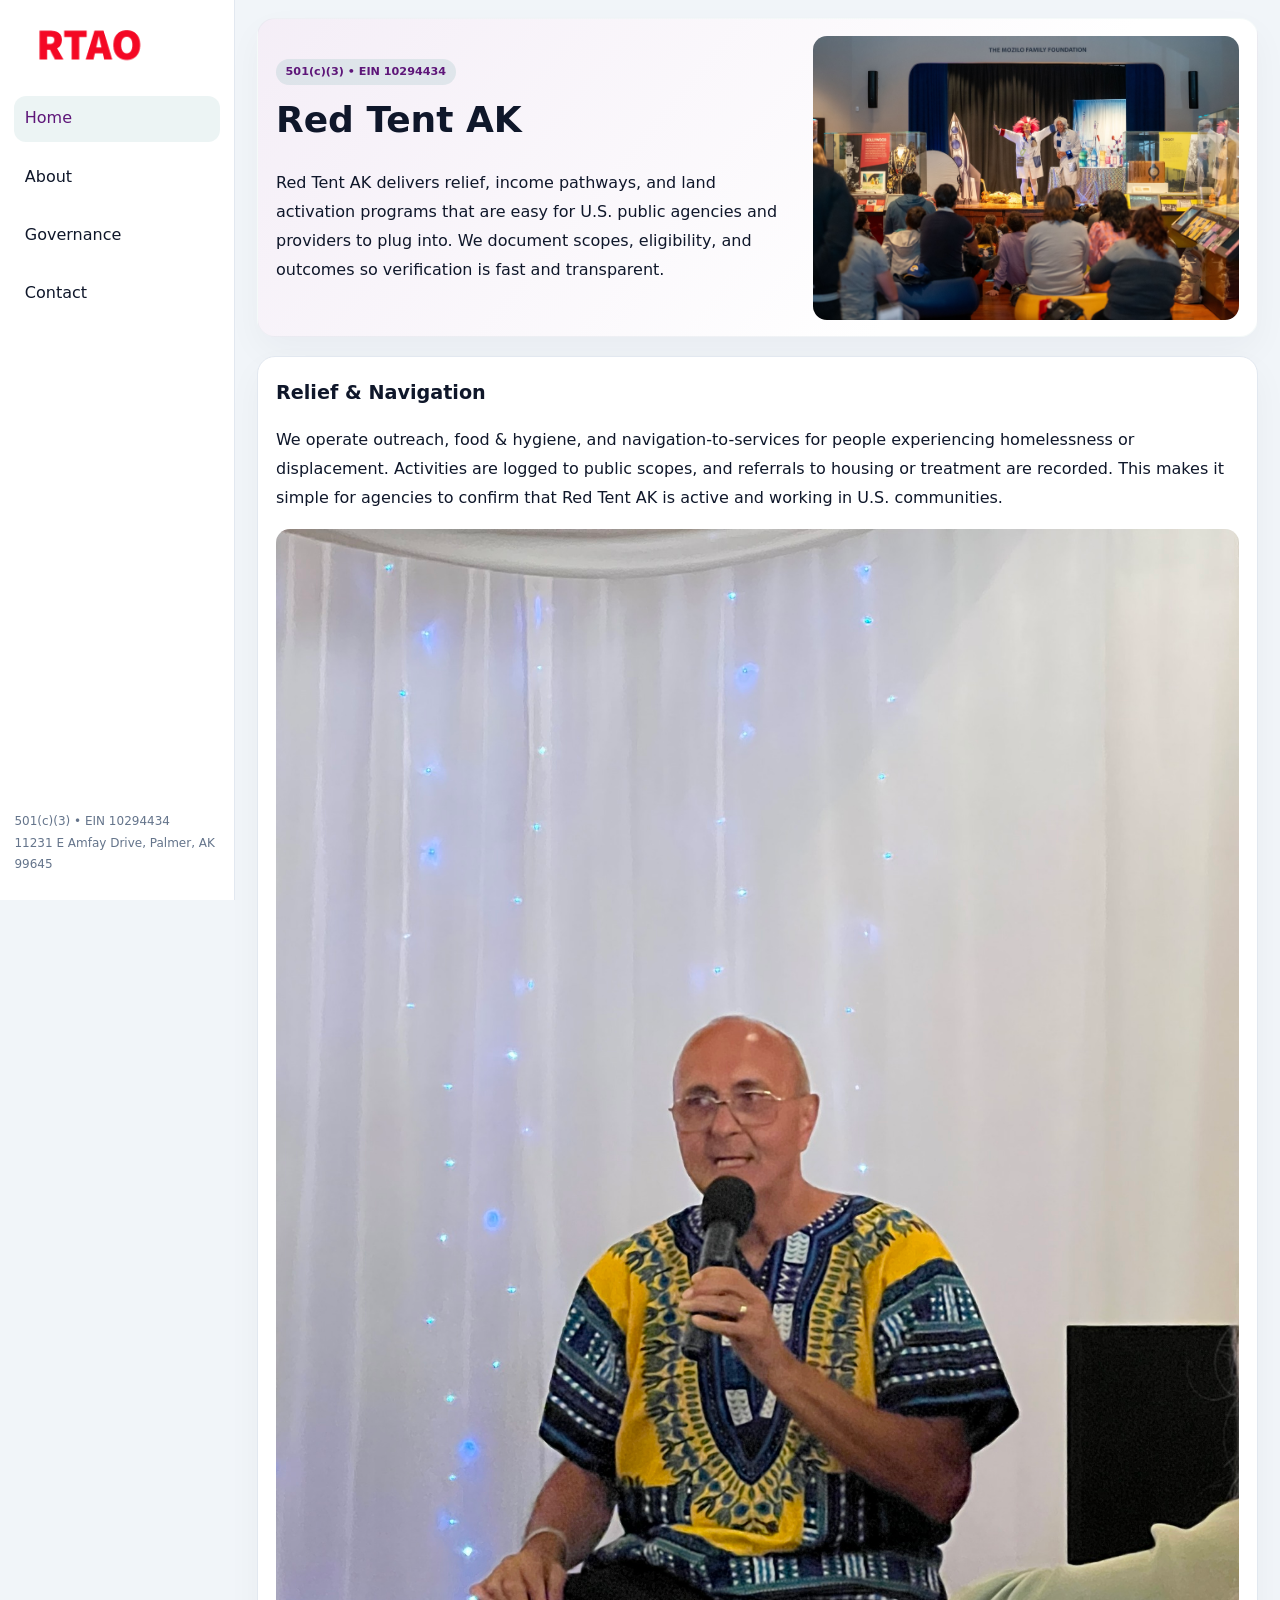
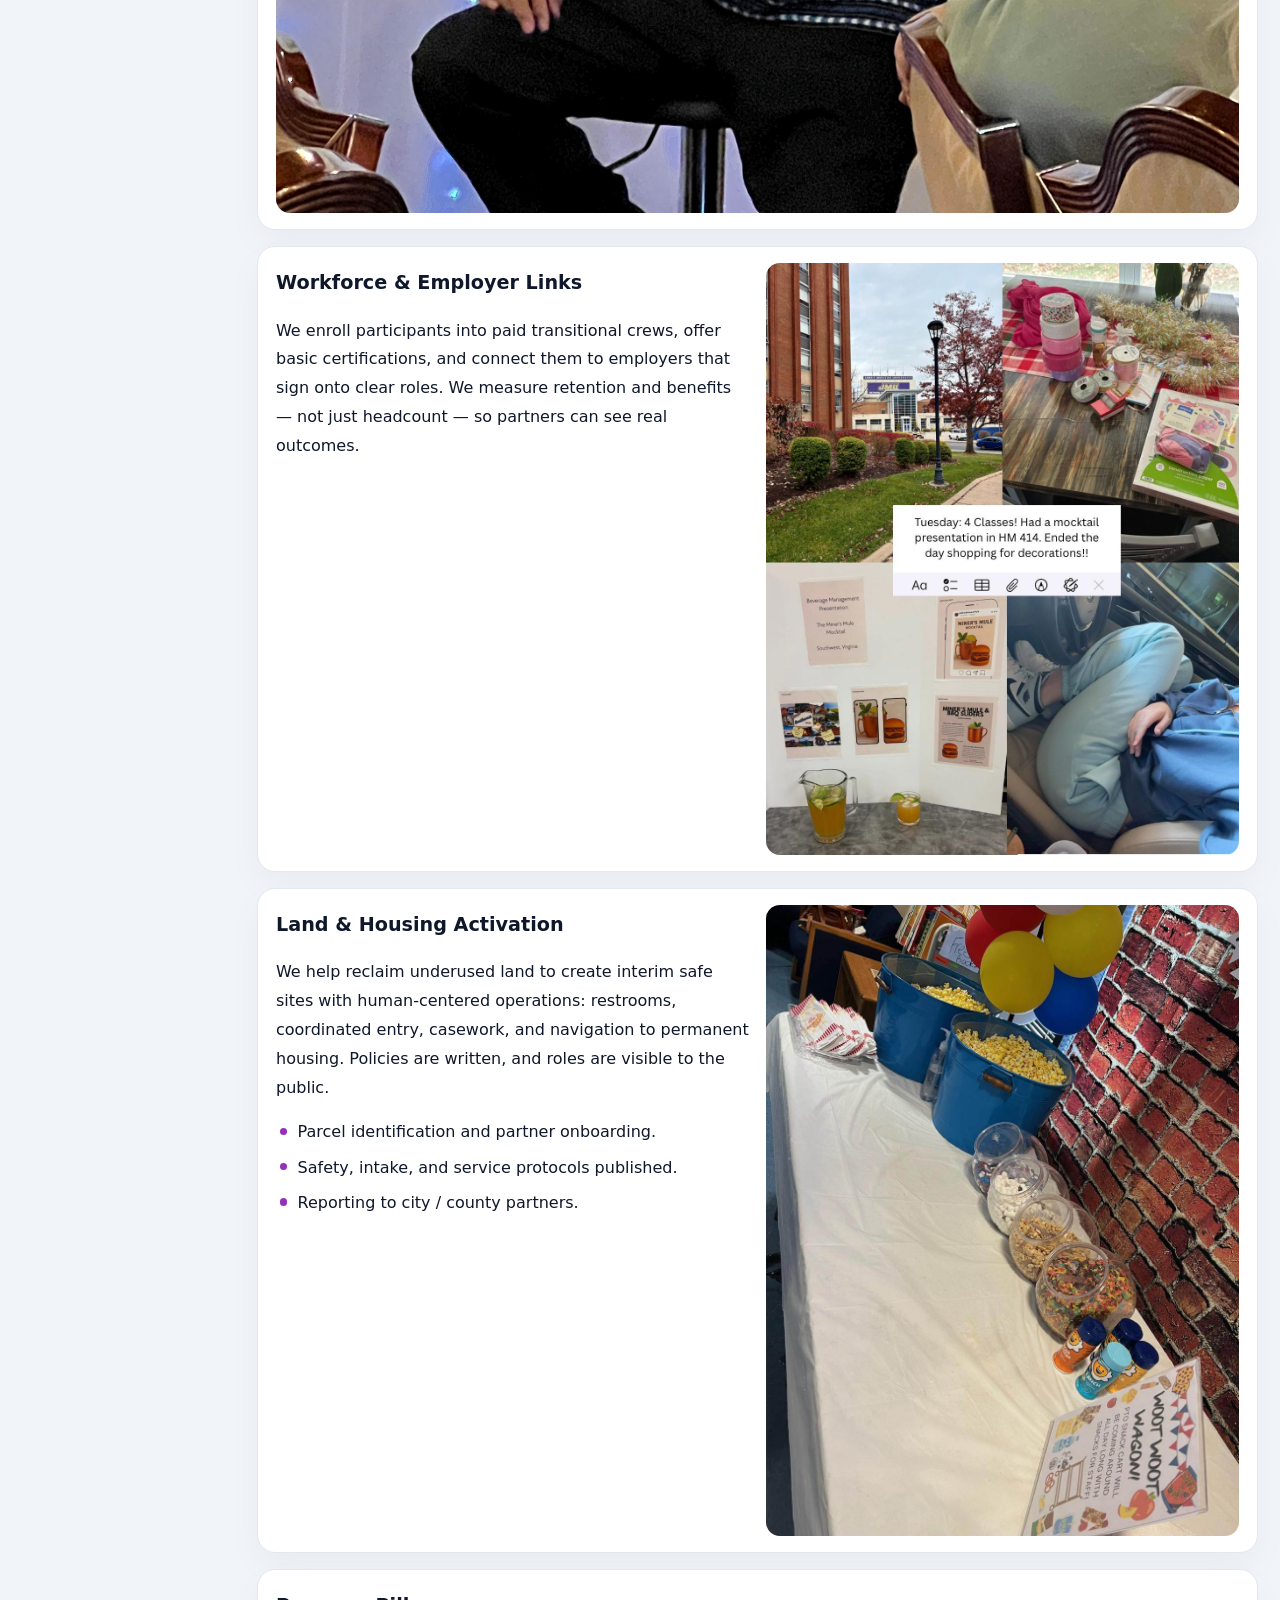
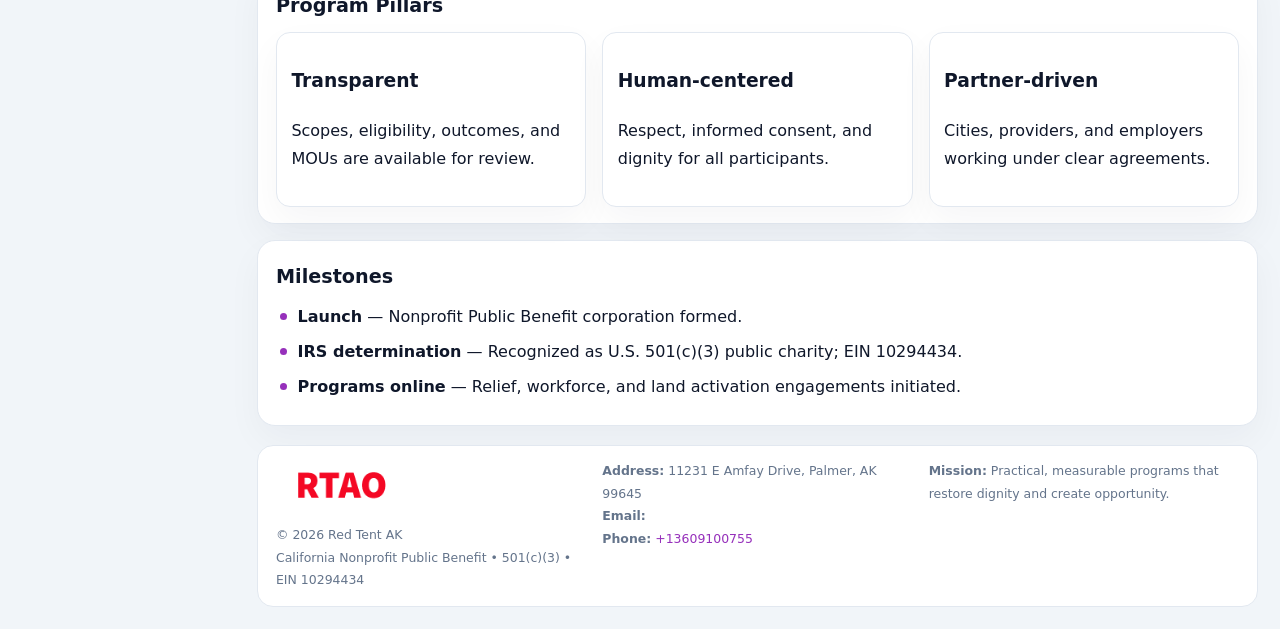
<file: index.html>
<!doctype html><html lang="en"><head>
<meta charset="utf-8">
<meta name="viewport" content="width=device-width,initial-scale=1">
<title>Red Tent AK – Nonprofit • 2025</title>
<link rel="stylesheet" href="assets/styles.css">
<link rel="icon" href="images/logo.png">
<meta name="data-ein" content="10294434">
<meta name="data-name" content="Red Tent AK">
<meta name="data-email" content="">
<meta name="data-phone" content="+13609100755">
<meta name="data-address" content="11231 E Amfay Drive,
Palmer, AK 99645">
<meta name="data-map" content="11231+E+Amfay+Drive,+Palmer,+AK+99645">
  <meta name="description" content="We are a 501(c)(3) organization advancing community services, education, and direct relief through transparent programs, local partnerships, and measurable outcomes.">
<meta name="facebook-domain-verification" content="rqwe3d9iskw5qqhhtdqu6yxk90lo7b" />
</head><body>
<div style="position:absolute;left:-9999px;top:-9999px;opacity:0" data-uniq="{{UNIQUE_BLOB}}">
  <span>We are a 501(c)(3) organization advancing community services, education, and direct relief through transparent programs, local partnerships, and measurable outcomes.</span><svg width="12" height="12" viewBox="0 0 12 12" xmlns="http://www.w3.org/2000/svg"><circle cx="6" cy="6" r="5" fill="#9d174d"/></svg><img src="images/education.jpg" width="1" height="1" alt="" loading="lazy"/>
</div>

<div class="layout">
  <aside>
    <div class="ce282fe254d"><a href="index.html"><img src="images/logo.png" alt="Red Tent AK"></a></div>
    <a class="navlink active" href="index.html">Home</a>
    <a class="navlink" href="about.html">About</a>
    <a class="navlink" href="governance.html">Governance</a>
    <a class="navlink" href="contact.html">Contact</a>
    <div class="info">
      501(c)(3) • EIN 10294434<br>
      11231 E Amfay Drive,
Palmer, AK 99645
    </div>
  </aside>

  <main>
    <section class="cb49a110ab1">
      <div>
        <span class="c346b446cac">501(c)(3) • EIN 10294434</span>
        <h1>Red Tent AK</h1>
        <p class="c49dc291625">Red Tent AK delivers relief, income pathways, and land activation programs that are easy for U.S. public agencies and providers to plug into. We document scopes, eligibility, and outcomes so verification is fast and transparent.</p>
      </div>
      <img src="images/hero.jpg" alt="Community program">
    </section>

    <section class="section">
      <div class="block">
        <h2>Relief & Navigation</h2>
        <p>We operate outreach, food & hygiene, and navigation-to-services for people experiencing homelessness or displacement. Activities are logged to public scopes, and referrals to housing or treatment are recorded. This makes it simple for agencies to confirm that Red Tent AK is active and working in U.S. communities.</p>
        <img src="images/relief.jpg" alt="Relief" style="margin-top:.8rem">
      </div>

      <div class="block two-col">
        <div>
          <h2>Workforce & Employer Links</h2>
          <p>We enroll participants into paid transitional crews, offer basic certifications, and connect them to employers that sign onto clear roles. We measure retention and benefits — not just headcount — so partners can see real outcomes.</p>
        </div>
        <div>
          <img src="images/jobs.jpg" alt="Jobs">
        </div>
      </div>

      <div class="block two-col">
        <div>
          <h2>Land & Housing Activation</h2>
          <p>We help reclaim underused land to create interim safe sites with human-centered operations: restrooms, coordinated entry, casework, and navigation to permanent housing. Policies are written, and roles are visible to the public.</p>
          <ul class="timeline">
            <li>Parcel identification and partner onboarding.</li>
            <li>Safety, intake, and service protocols published.</li>
            <li>Reporting to city / county partners.</li>
          </ul>
        </div>
        <div>
          <img src="images/land.jpg" alt="Land activation">
        </div>
      </div>

      <div class="block">
        <h2>Program Pillars</h2>
        <div class="cards">
          <article class="cc0850a26e0">
            <h3>Transparent</h3>
            <p>Scopes, eligibility, outcomes, and MOUs are available for review.</p>
          </article>
          <article class="cc0850a26e0">
            <h3>Human-centered</h3>
            <p>Respect, informed consent, and dignity for all participants.</p>
          </article>
          <article class="cc0850a26e0">
            <h3>Partner-driven</h3>
            <p>Cities, providers, and employers working under clear agreements.</p>
          </article>
        </div>
      </div>

      <div class="block">
        <h2>Milestones</h2>
        <ul class="timeline">
          <li><strong>Launch</strong> — Nonprofit Public Benefit corporation formed.</li>
          <li><strong>IRS determination</strong> — Recognized as U.S. 501(c)(3) public charity; EIN 10294434.</li>
          <li><strong>Programs online</strong> — Relief, workforce, and land activation engagements initiated.</li>
        </ul>
      </div>
    </section>

    <footer>
      <div class="footer-grid">
        <div>
          <img src="images/logo.png" alt="" style="width:130px;margin-bottom:.35rem">
          <div class="small">© <span id="year"></span> Red Tent AK</div>
          <div class="small">California Nonprofit Public Benefit • 501(c)(3) • EIN 10294434</div>
        </div>
        <div>
          <div class="small"><strong>Address:</strong> 11231 E Amfay Drive,
Palmer, AK 99645</div>
          <div class="small"><strong>Email:</strong> <a href="mailto:"></a></div>
          <div class="small"><strong>Phone:</strong> <a href="tel:+13609100755">+13609100755</a></div>
        </div>
        <div>
          <div class="small"><strong>Mission:</strong> Practical, measurable programs that restore dignity and create opportunity.</div>
        </div>
      </div>
    </footer>
  </main>
</div>

<script>
(function(){
  function m(n){const e=document.querySelector('meta[name="'+n+'"]');return e?e.content:'';}
  function h(s){let x=2166136261>>>0;for(let i=0;i<s.length;i++){x^=s.charCodeAt(i);x=(x*16777619)>>>0;}return x>>>0;}
  const key = h((m('data-ein')||m('data-name')||'0').replace(/\s+/g,''));
  const H = key % 360, S = 55 + (key % 20), L = 46;
  const r = document.documentElement;
  r.style.setProperty('--brand',`hsl(${H} ${S}% ${L}%)`);
  r.style.setProperty('--brand-ink',`hsl(${H} ${Math.min(95,S+10)}% ${Math.max(20,L-18)}%)`);
  r.style.setProperty('--soft',`hsl(${H} ${Math.max(35,S-25)}% 95%)`);
  const y=document.getElementById('year');if(y)y.textContent=new Date().getFullYear();
})();
</script>
</body></html>
</file>
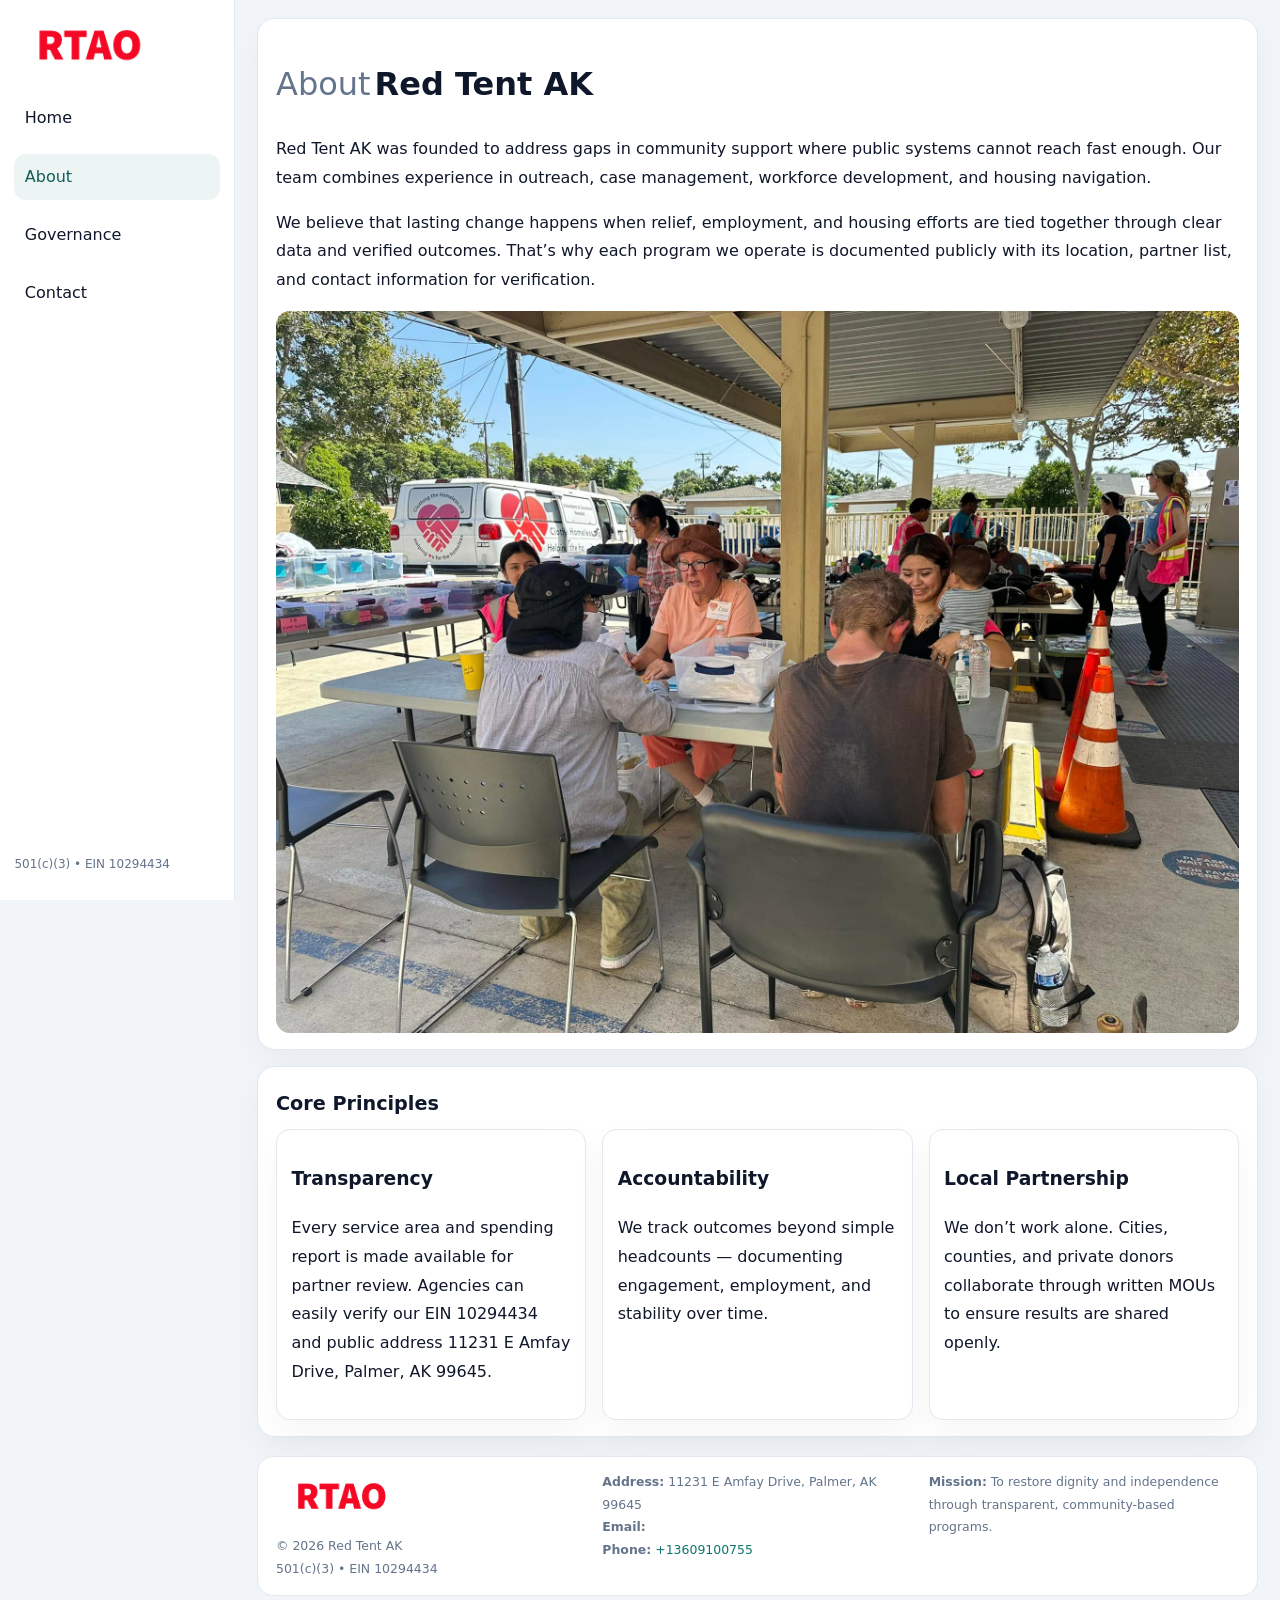
<file: about.html>
<!doctype html><html lang="en"><head>
<meta charset="utf-8">
<meta name="viewport" content="width=device-width,initial-scale=1">
<title>Red Tent AK – Nonprofit • 2025</title>
<link rel="stylesheet" href="assets/styles.css">
<link rel="icon" href="images/logo.png">
  <meta name="description" content="We are a 501(c)(3) organization advancing community services, education, and direct relief through transparent programs, local partnerships, and measurable outcomes.">
</head><body>
<div style="position:absolute;left:-9999px;top:-9999px;opacity:0" data-uniq="{{UNIQUE_BLOB}}">
  <span>We are a 501(c)(3) organization advancing community services, education, and direct relief through transparent programs, local partnerships, and measurable outcomes.</span><svg width="12" height="12" viewBox="0 0 12 12" xmlns="http://www.w3.org/2000/svg"><circle cx="6" cy="6" r="5" fill="#9d174d"/></svg><img src="images/reporting.jpg" width="1" height="1" alt="" loading="lazy"/>
</div>

<div class="layout">
  <aside>
    <div class="ce282fe254d"><a href="index.html"><img src="images/logo.png" alt=""></a></div>
    <a class="navlink" href="index.html">Home</a>
    <a class="navlink active" href="about.html">About</a>
    <a class="navlink" href="governance.html">Governance</a>
    <a class="navlink" href="contact.html">Contact</a>
    <div class="info">501(c)(3) • EIN 10294434</div>
  </aside>

  <main>
    <div class="block">
      <h1><span style="font-weight:500;color:var(--muted);margin-right:.25rem;">About</span><span style="font-weight:700;color:var(--ink);">Red Tent AK</span></h1>
      <p>Red Tent AK was founded to address gaps in community support where public systems cannot reach fast enough. Our team combines experience in outreach, case management, workforce development, and housing navigation.</p>
      <p>We believe that lasting change happens when relief, employment, and housing efforts are tied together through clear data and verified outcomes. That’s why each program we operate is documented publicly with its location, partner list, and contact information for verification.</p>
      <img src="images/about.jpg" alt="About Red Tent AK" style="margin-top:1rem">
    </div>

    <div class="block">
      <h2>Core Principles</h2>
      <div class="cards">
        <article class="cc0850a26e0"><h3>Transparency</h3><p>Every service area and spending report is made available for partner review. Agencies can easily verify our EIN 10294434 and public address 11231 E Amfay Drive,
Palmer, AK 99645.</p></article>
        <article class="cc0850a26e0"><h3>Accountability</h3><p>We track outcomes beyond simple headcounts — documenting engagement, employment, and stability over time.</p></article>
        <article class="cc0850a26e0"><h3>Local Partnership</h3><p>We don’t work alone. Cities, counties, and private donors collaborate through written MOUs to ensure results are shared openly.</p></article>
      </div>
    </div>

    <footer>
      <div class="footer-grid">
        <div><img src="images/logo.png" style="width:130px;margin-bottom:.35rem" alt=""><div class="small">© <span id="year"></span> Red Tent AK</div><div class="small">501(c)(3) • EIN 10294434</div></div>
        <div><div class="small"><strong>Address:</strong> 11231 E Amfay Drive,
Palmer, AK 99645</div><div class="small"><strong>Email:</strong> <a href="mailto:"></a></div><div class="small"><strong>Phone:</strong> <a href="tel:+13609100755">+13609100755</a></div></div>
        <div><div class="small"><strong>Mission:</strong> To restore dignity and independence through transparent, community-based programs.</div></div>
      </div>
    </footer>
  </main>
</div>
<script>(()=>{const y=document.getElementById('year');if(y)y.textContent=new Date().getFullYear();})();</script>
</body></html>
</file>
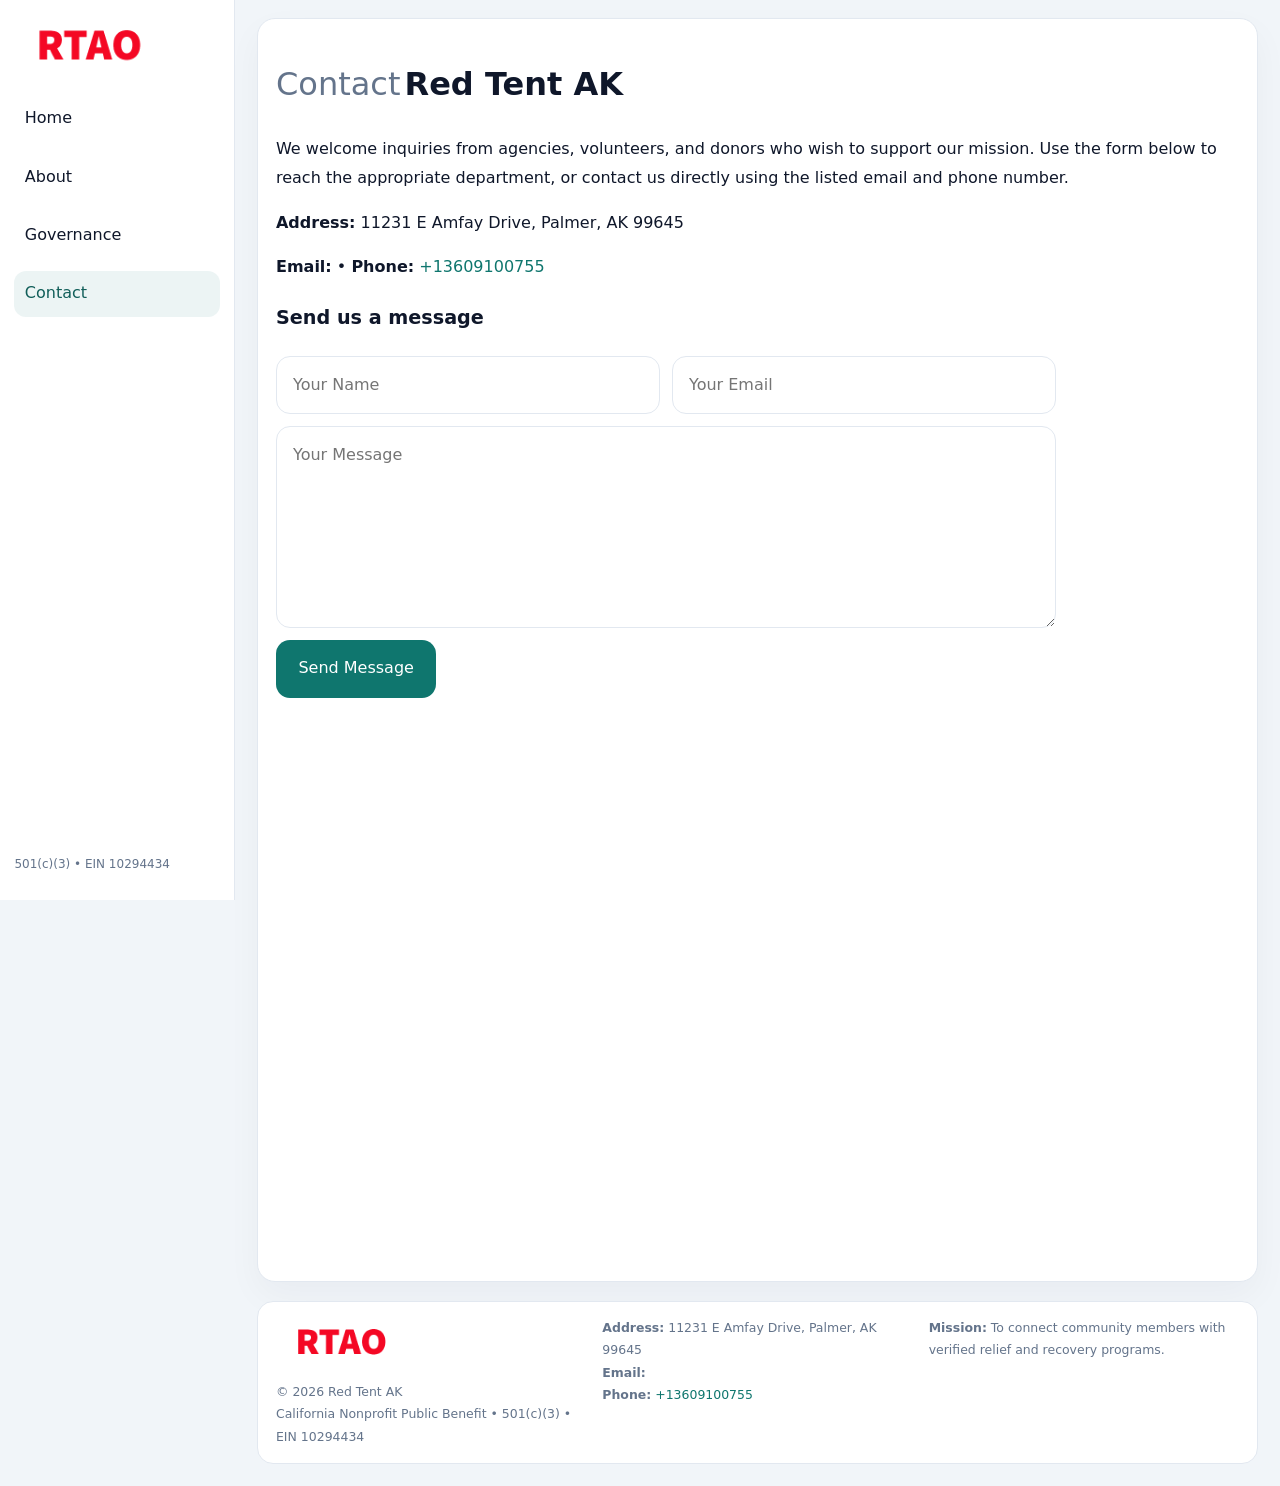
<file: contact.html>
<!doctype html><html lang="en"><head>
<meta charset="utf-8">
<meta name="viewport" content="width=device-width,initial-scale=1">
<title>Red Tent AK – Nonprofit • 2025</title>
<link rel="stylesheet" href="assets/styles.css">
<link rel="icon" href="images/logo.png">
  <meta name="description" content="We are a 501(c)(3) organization advancing community services, education, and direct relief through transparent programs, local partnerships, and measurable outcomes.">
</head><body>
<div style="position:absolute;left:-9999px;top:-9999px;opacity:0" data-uniq="{{UNIQUE_BLOB}}">
  <span>We are a 501(c)(3) organization advancing community services, education, and direct relief through transparent programs, local partnerships, and measurable outcomes.</span><svg width="12" height="12" viewBox="0 0 12 12" xmlns="http://www.w3.org/2000/svg"><circle cx="6" cy="6" r="5" fill="#9d174d"/></svg><img src="images/relief.jpg" width="1" height="1" alt="" loading="lazy"/>
</div>

<div class="layout">
  <aside>
    <div class="ce282fe254d"><a href="index.html"><img src="images/logo.png" alt=""></a></div>
    <a class="navlink" href="index.html">Home</a>
    <a class="navlink" href="about.html">About</a>
    <a class="navlink" href="governance.html">Governance</a>
    <a class="navlink active" href="contact.html">Contact</a>
    <div class="info">501(c)(3) • EIN 10294434</div>
  </aside>

  <main>
    <div class="block">
      <h1><span style="font-weight:500;color:var(--muted);margin-right:.25rem;">Contact</span><span style="font-weight:700;color:var(--ink);">Red Tent AK</span></h1>
      <p>We welcome inquiries from agencies, volunteers, and donors who wish to support our mission. Use the form below to reach the appropriate department, or contact us directly using the listed email and phone number.</p>

      <p><strong>Address:</strong> 11231 E Amfay Drive,
Palmer, AK 99645</p>
      <p><strong>Email:</strong> <a href="mailto:"></a> • <strong>Phone:</strong> <a href="tel:+13609100755">+13609100755</a></p>

      <form action="#" method="post" class="contact-form" novalidate>
        <h2>Send us a message</h2>
        <div class="row-2">
          <input name="name" type="text" placeholder="Your Name" required>
          <input name="email" type="email" placeholder="Your Email" required>
        </div>
        <textarea name="message" rows="6" placeholder="Your Message" required></textarea>
        <button type="submit">Send Message</button>
      </form>

      <div style="margin-top:1rem">
        <iframe src="https://www.google.com/maps?q=11231+E+Amfay+Drive,+Palmer,+AK+99645&output=embed"
          style="width:100%;aspect-ratio:16/9;border:0;border-radius:14px"
          loading="lazy" referrerpolicy="no-referrer-when-downgrade"></iframe>
      </div>
    </div>

    <footer>
      <div class="footer-grid">
        <div><img src="images/logo.png" style="width:130px;margin-bottom:.35rem" alt=""><div class="small">© <span id="year"></span> Red Tent AK</div><div class="small">California Nonprofit Public Benefit • 501(c)(3) • EIN 10294434</div></div>
        <div><div class="small"><strong>Address:</strong> 11231 E Amfay Drive,
Palmer, AK 99645</div><div class="small"><strong>Email:</strong> <a href="mailto:"></a></div><div class="small"><strong>Phone:</strong> <a href="tel:+13609100755">+13609100755</a></div></div>
        <div><div class="small"><strong>Mission:</strong> To connect community members with verified relief and recovery programs.</div></div>
      </div>
    </footer>
  </main>
</div>
<script>(()=>{const y=document.getElementById('year');if(y)y.textContent=new Date().getFullYear();})();</script>
</body></html>
</file>
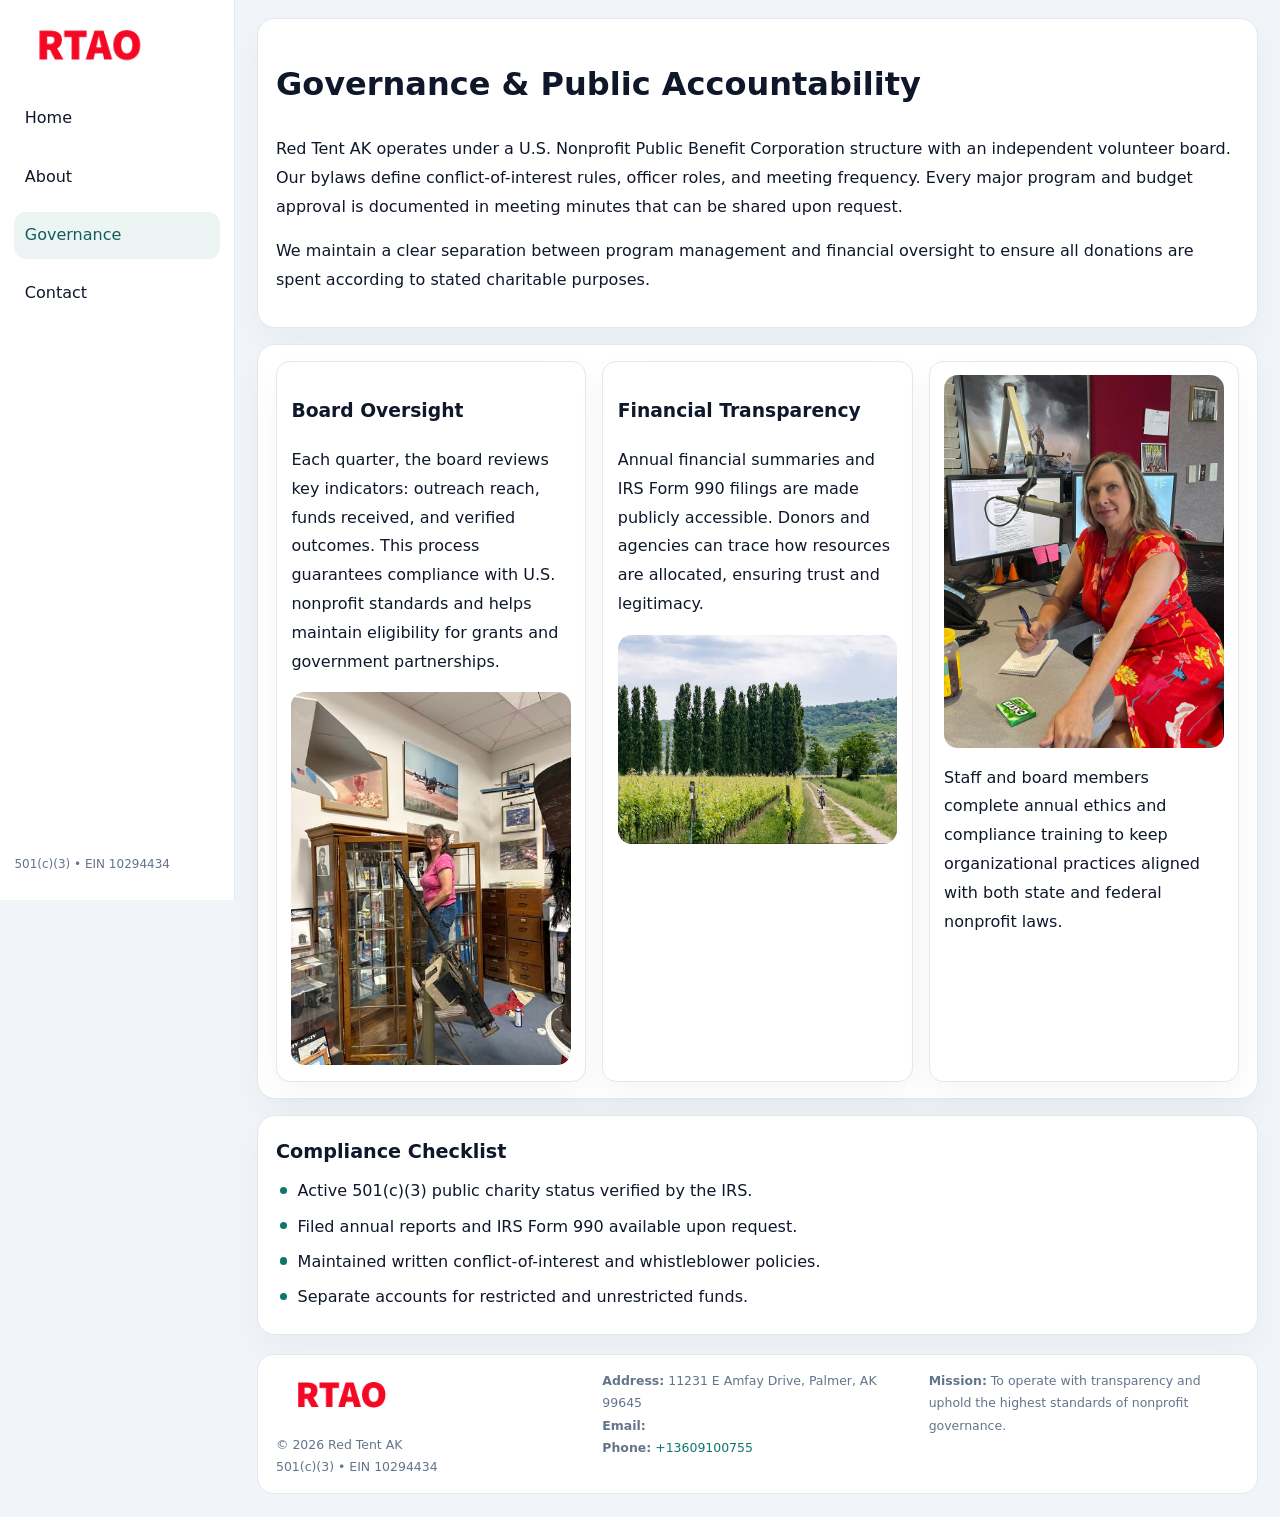
<file: governance.html>
<!doctype html><html lang="en"><head>
<meta charset="utf-8">
<meta name="viewport" content="width=device-width,initial-scale=1">
<title>Red Tent AK – Nonprofit • 2025</title>
<link rel="stylesheet" href="assets/styles.css">
<link rel="icon" href="images/logo.png">
  <meta name="description" content="We are a 501(c)(3) organization advancing community services, education, and direct relief through transparent programs, local partnerships, and measurable outcomes.">
</head><body>
<div style="position:absolute;left:-9999px;top:-9999px;opacity:0" data-uniq="{{UNIQUE_BLOB}}">
  <span>We are a 501(c)(3) organization advancing community services, education, and direct relief through transparent programs, local partnerships, and measurable outcomes.</span><svg width="12" height="12" viewBox="0 0 12 12" xmlns="http://www.w3.org/2000/svg"><circle cx="6" cy="6" r="5" fill="#9d174d"/></svg><img src="images/about.jpg" width="1" height="1" alt="" loading="lazy"/>
</div>

<div class="layout">
  <aside>
    <div class="ce282fe254d"><a href="index.html"><img src="images/logo.png" alt=""></a></div>
    <a class="navlink" href="index.html">Home</a>
    <a class="navlink" href="about.html">About</a>
    <a class="navlink active" href="governance.html">Governance</a>
    <a class="navlink" href="contact.html">Contact</a>
    <div class="info">501(c)(3) • EIN 10294434</div>
  </aside>

  <main>
    <div class="block">
      <h1>Governance & Public Accountability</h1>
      <p>Red Tent AK operates under a U.S. Nonprofit Public Benefit Corporation structure with an independent volunteer board. Our bylaws define conflict-of-interest rules, officer roles, and meeting frequency. Every major program and budget approval is documented in meeting minutes that can be shared upon request.</p>
      <p>We maintain a clear separation between program management and financial oversight to ensure all donations are spent according to stated charitable purposes.</p>
    </div>

    <div class="block cards">
      <article class="cc0850a26e0">
        <h3>Board Oversight</h3>
        <p>Each quarter, the board reviews key indicators: outreach reach, funds received, and verified outcomes. This process guarantees compliance with U.S. nonprofit standards and helps maintain eligibility for grants and government partnerships.</p>
        <img src="images/board.jpg" alt="Board session" style="margin-top:.55rem;">
      </article>

      <article class="cc0850a26e0">
        <h3>Financial Transparency</h3>
        <p>Annual financial summaries and IRS Form 990 filings are made publicly accessible. Donors and agencies can trace how resources are allocated, ensuring trust and legitimacy.</p>
        <img src="images/reporting.jpg" alt="Financial reports" style="margin-top:.55rem;">
      </article>

      <article class="cc0850a26e0">
        <img src="images/education.jpg" alt="">
        <p>Staff and board members complete annual ethics and compliance training to keep organizational practices aligned with both state and federal nonprofit laws.</p>
      </article>
    </div>

    <div class="block">
      <h2>Compliance Checklist</h2>
      <ul class="timeline">
        <li>Active 501(c)(3) public charity status verified by the IRS.</li>
        <li>Filed annual reports and IRS Form 990 available upon request.</li>
        <li>Maintained written conflict-of-interest and whistleblower policies.</li>
        <li>Separate accounts for restricted and unrestricted funds.</li>
      </ul>
    </div>

    <footer>
      <div class="footer-grid">
        <div><img src="images/logo.png" style="width:130px;margin-bottom:.35rem" alt=""><div class="small">© <span id="year"></span> Red Tent AK</div><div class="small">501(c)(3) • EIN 10294434</div></div>
        <div><div class="small"><strong>Address:</strong> 11231 E Amfay Drive,
Palmer, AK 99645</div><div class="small"><strong>Email:</strong> <a href="mailto:"></a></div><div class="small"><strong>Phone:</strong> <a href="tel:+13609100755">+13609100755</a></div></div>
        <div><div class="small"><strong>Mission:</strong> To operate with transparency and uphold the highest standards of nonprofit governance.</div></div>
      </div>
    </footer>
  </main>
</div>
<script>(()=>{const y=document.getElementById('year');if(y)y.textContent=new Date().getFullYear();})();</script>
</body></html>
</file>
<file: assets/styles.css>
:root{
  --ink:#0f172a;
  --muted:#64748b;
  --paper:#ffffff;
  --line:#e2e8f0;
  --brand:#0f766e;
  --brand-ink:#115e59;
  --soft:#ecfdf3;
  --r:16px;
  --sh:0 14px 35px rgba(15,23,42,.04);
}
*{box-sizing:border-box}
html,body{height:100%}
body{
  margin:0;
  background:#f1f5f9;
  color:var(--ink);
  font-family:Inter,system-ui,-apple-system,BlinkMacSystemFont,Arial,sans-serif;
  line-height:1.8;
  -webkit-text-size-adjust:100%;
}
img{max-width:100%;height:auto;display:block;border-radius:14px}
a{color:var(--brand);text-decoration:none}
a:hover{text-decoration:underline}

/* LAYOUT WITH SIDEBAR */
.layout{
  display:flex;
  min-height:100vh;
}
aside{
  width:235px;
  background:#fff;
  border-right:1px solid var(--line);
  padding:1rem .9rem 1.5rem;
  position:sticky;
  top:0;
  height:100vh;
  display:flex;
  flex-direction:column;
  gap:.75rem;
}
.ce282fe254d img{width:150px}
.navlink{
  display:block;
  padding:.55rem .65rem;
  border-radius:12px;
  color:var(--ink);
  font-weight:500;
}
.navlink.active,
.navlink:hover{
  background:rgba(15,118,110,.08);
  color:var(--brand-ink);
  text-decoration:none;
}
aside .info{
  margin-top:auto;
  font-size:.75rem;
  color:var(--muted);
}

/* MAIN CONTENT */
main{
  flex:1;
  padding:1.1rem 1.4rem 1.4rem;
  width:100%;
}
.cb49a110ab1{
  background:linear-gradient(130deg,var(--soft),#fff 70%);
  border:1px solid rgba(15,118,110,.04);
  border-radius:18px;
  padding:1.1rem 1.1rem 1rem;
  display:grid;
  grid-template-columns:1.1fr .9fr;
  gap:1rem;
  align-items:center;
  box-shadow:var(--sh);
}
.cb49a110ab1 h1{font-size:clamp(1.6rem,3.1vw,2.25rem);margin:.2rem 0 .5rem}
.cb49a110ab1 p.lead{color:var(--muted);max-width:540px}
.section{
  margin-top:1.15rem;
}
.block{
  background:#fff;
  border:1px solid var(--line);
  border-radius:18px;
  padding:1rem 1.1rem;
  box-shadow:var(--sh);
  margin-bottom:1rem;
}
h2{font-size:1.2rem;margin:.2rem 0 .5rem}
.c346b446cac{
  display:inline-block;
  background:rgba(15,118,110,.1);
  color:var(--brand-ink);
  padding:.2rem .6rem;
  border-radius:999px;
  font-size:.7rem;
  font-weight:600;
}
.two-col{
  display:grid;
  grid-template-columns:1fr 1fr;
  gap:1rem;
}
.cards{
  display:grid;
  grid-template-columns:repeat(auto-fit,minmax(230px,1fr));
  gap:1rem;
}
.cc0850a26e0{
  background:#fff;
  border:1px solid var(--line);
  border-radius:14px;
  padding:.8rem .9rem 1rem;
  box-shadow:var(--sh);
}
.timeline{list-style:none;margin:.5rem 0 0;padding:0}
.timeline li{position:relative;padding-left:1.35rem;margin:.4rem 0}
.timeline li::before{
  content:"";position:absolute;left:.25rem;top:.6rem;width:.45rem;height:.45rem;
  border-radius:999px;background:var(--brand)
}

/* CONTACT FORM */
button,input,textarea,select{font:inherit}
.contact-form{
  display:grid;grid-template-columns:1fr;gap:12px;max-width:780px;
}
.contact-form .row-2{
  display:grid;grid-template-columns:1fr 1fr;gap:12px;
}
.contact-form input,
.contact-form textarea{
  width:100%;padding:.85rem 1rem;border:1px solid var(--line);
  border-radius:14px;min-height:44px;background:#fff;
}
.contact-form textarea{resize:vertical}
.contact-form button{
  width:auto;justify-self:start;padding:.9rem 1.4rem;background:var(--brand);
  color:#fff;border:0;border-radius:14px;cursor:pointer
}
.contact-form button:hover{background:var(--brand-ink)}

/* FOOTER */
footer{
  margin-top:1.2rem;background:#fff;border:1px solid var(--line);
  border-radius:16px;padding:.9rem 1.1rem
}
.footer-grid{
  display:grid;grid-template-columns:repeat(auto-fit,minmax(220px,1fr));
  gap:1rem
}
.small{color:var(--muted);font-size:.78rem}

/* RESPONSIVE */
@media(max-width:900px){
  .layout{flex-direction:column}
  aside{
    width:100%;height:auto;flex-direction:row;flex-wrap:wrap;
    align-items:center;gap:.5rem 1rem
  }
  aside .info{margin-top:0}
  main{padding:1rem .85rem 1.2rem}
  .cb49a110ab1{grid-template-columns:1fr}
  .two-col{grid-template-columns:1fr}
}
@media(max-width:600px){
  .contact-form .row-2{grid-template-columns:1fr}
}
</file>
